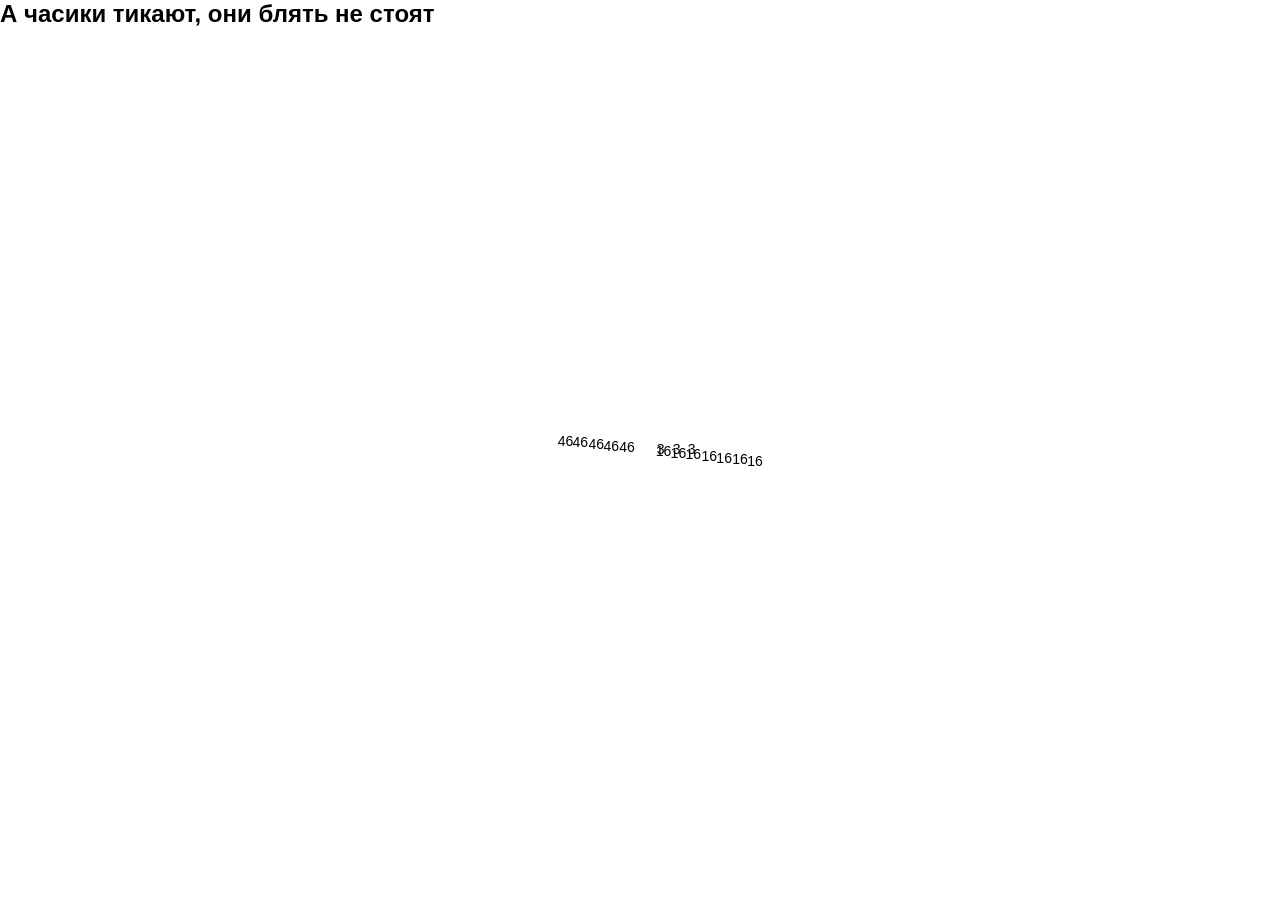
<file: index.html>
<!DOCTYPE html>
<html lang="en">
  <head>
    <meta charset="UTF-8" />
    <meta name="viewport" content="width=device-width, initial-scale=1.0" />
    <title>Document</title>
    <style>
      * {
        margin: 0;
        padding: 0;
        box-sizing: border-box;
        font-family: sans-serif;
      }

      .line {
        position: fixed;
        top: 50%;
        left: 50%;
        translate: -50% -50%;
        width: 5px;
      }

      .line__color {
        height: 50%;
        position: relative;
        z-index: 3;
      }

      .line__color span {
        font-size: 14px;
        line-height: 110%;
        display: block;
      }

      .line--hours {
        height: 116px;
      }

      .line--minutes {
        height: 176px;
      }

      .line--seconds {
        height: 236px;
      }
    </style>
  </head>
  <body>
    <h2>А часики тикают, они блять не стоят</h2>

    <div class="line line--hours">
      <div class="line__color">
        <span>59</span>
        <span>59</span>
        <span>59</span>
      </div>
    </div>

    <div class="line line--minutes">
      <div class="line__color">
        <span>59</span>
        <span>59</span>
        <span>59</span>
        <span>59</span>
        <span>59</span>
      </div>
    </div>

    <div class="line line--seconds">
      <div class="line__color">
        <span>59</span>
        <span>59</span>
        <span>59</span>
        <span>59</span>
        <span>59</span>
        <span>59</span>
        <span>59</span>
      </div>
    </div>

    <script>
      const lineSeconds = document.querySelector(".line--seconds");
      const lineMinutes = document.querySelector(".line--minutes");
      const lineHours = document.querySelector(".line--hours");

      const date = new Date();

      let seconds = date.getSeconds();
      let minutes = date.getMinutes();
      let hours = date.getHours();

      function placeSeconds() {
        let secondsRotate = seconds * 6;
        lineSeconds.style.rotate = `${secondsRotate}deg`;

        lineSeconds.querySelectorAll("span").forEach((item) => {
          item.style.rotate = `-${secondsRotate}deg`;
          item.textContent = seconds;
        });
      }

      function placeMinutes() {
        let minutesRotate = minutes * 6;
        lineMinutes.style.rotate = `${minutesRotate}deg`;

        lineMinutes.querySelectorAll("span").forEach((item) => {
          item.style.rotate = `-${minutesRotate}deg`;
          item.textContent = minutes;
        });
      }

      function placeHours() {
        let hoursRotate = hours * 30;
        lineHours.style.rotate = `${hoursRotate}deg`;

        lineHours.querySelectorAll("span").forEach((item) => {
          item.style.rotate = `-${hoursRotate}deg`;
          item.textContent = hours;
        });
      }

      placeSeconds();
      placeMinutes();
      placeHours();

      setInterval(() => {
        seconds += 1;

        if (seconds === 60) {
          seconds = seconds % 60;
          minutes += 1;
        }

        if (minutes === 60) {
          minutes = minutes % 60;
          hours += 1;
        }

        if (hours === 13) {
          hours = 1;
        }

        placeSeconds();
        placeMinutes();
        placeHours();
      }, 1000);
    </script>
  </body>
</html>
</file>
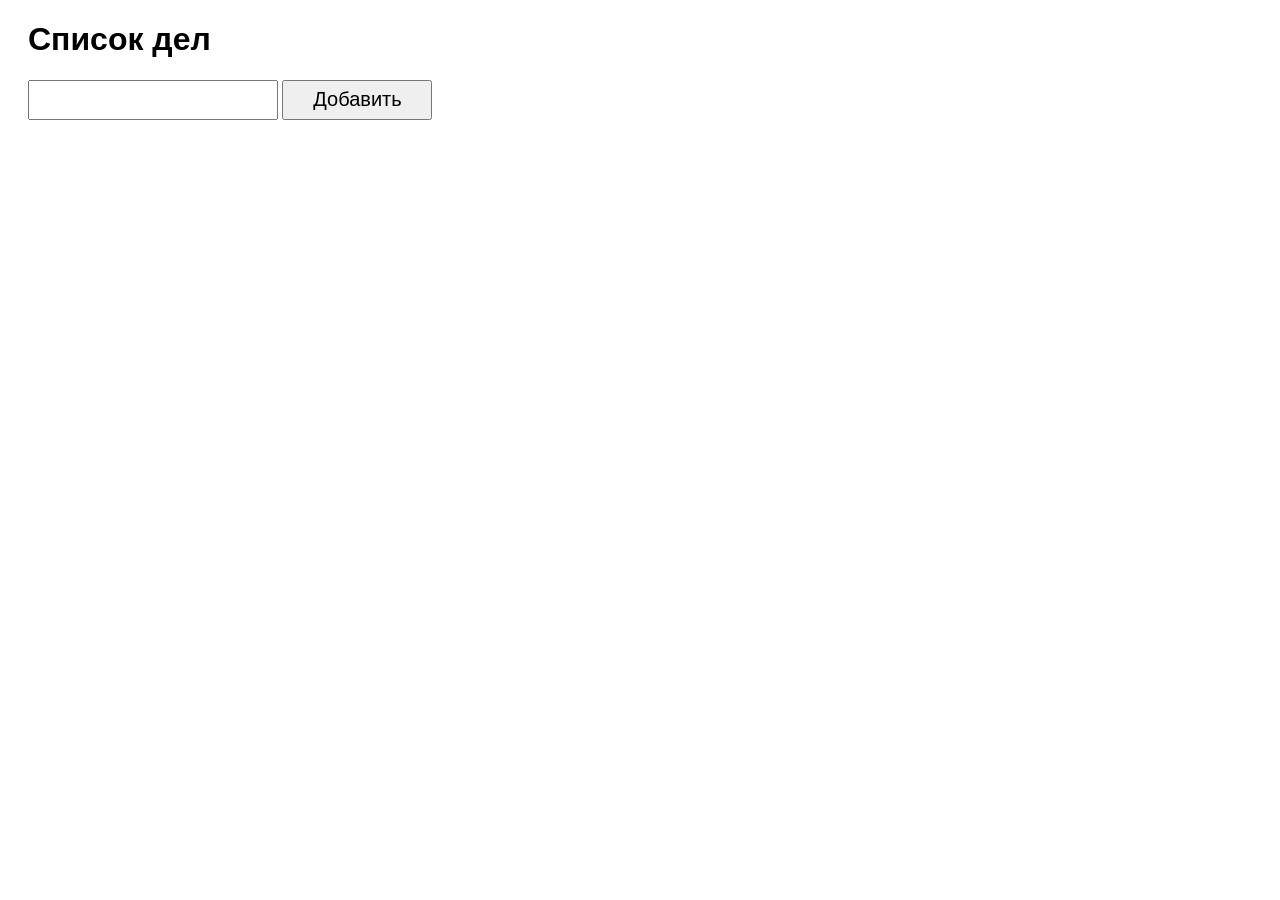
<file: todo/index.html>
<!DOCTYPE html>
<html lang="ru">
<head>
    <meta charset="UTF-8">
    <meta name="viewport" content="width=device-width, initial-scale=1.0">
    <meta http-equiv="X-UA-Compatible" content="ie=edge">
    <title>Document</title>
    <style>
    
    * {
        font-family: sans-serif;
        box-sizing: border-box;
    }
    body {
        padding-left: 20px;
    }
    .add-btn {
        cursor: pointer;
        height: 40px;
        width: 150px;
        font-size: 20px;
    }
    .add-inp {
        height: 40px;
        width: 250px;
        font-size: 20px;
    }
    .list {
        width: 400px;
        list-style: none;
        padding: 0;
    }
    .list-item {
        display: flex;
        font-size: 20px;
        justify-content: space-between;
        cursor: pointer;
        margin-bottom: 10px;
    }
    .list-item-completed span {
        text-decoration: line-through;   
    }
    .list-item div {
        font-size: 30px;
        font-weight: bold;
        color: red;
        cursor: pointer;
    }

    </style>
</head>
<body>
    
    <h1>Список дел</h1>

    <form class="add-form" action="#">
        <input required class="add-inp" type="text">
        <button class="add-btn">Добавить</button>
    </form>
    

    <ul class="list">

    </ul>

    <script src="js/main.js"></script>
</body>
</html>
</file>
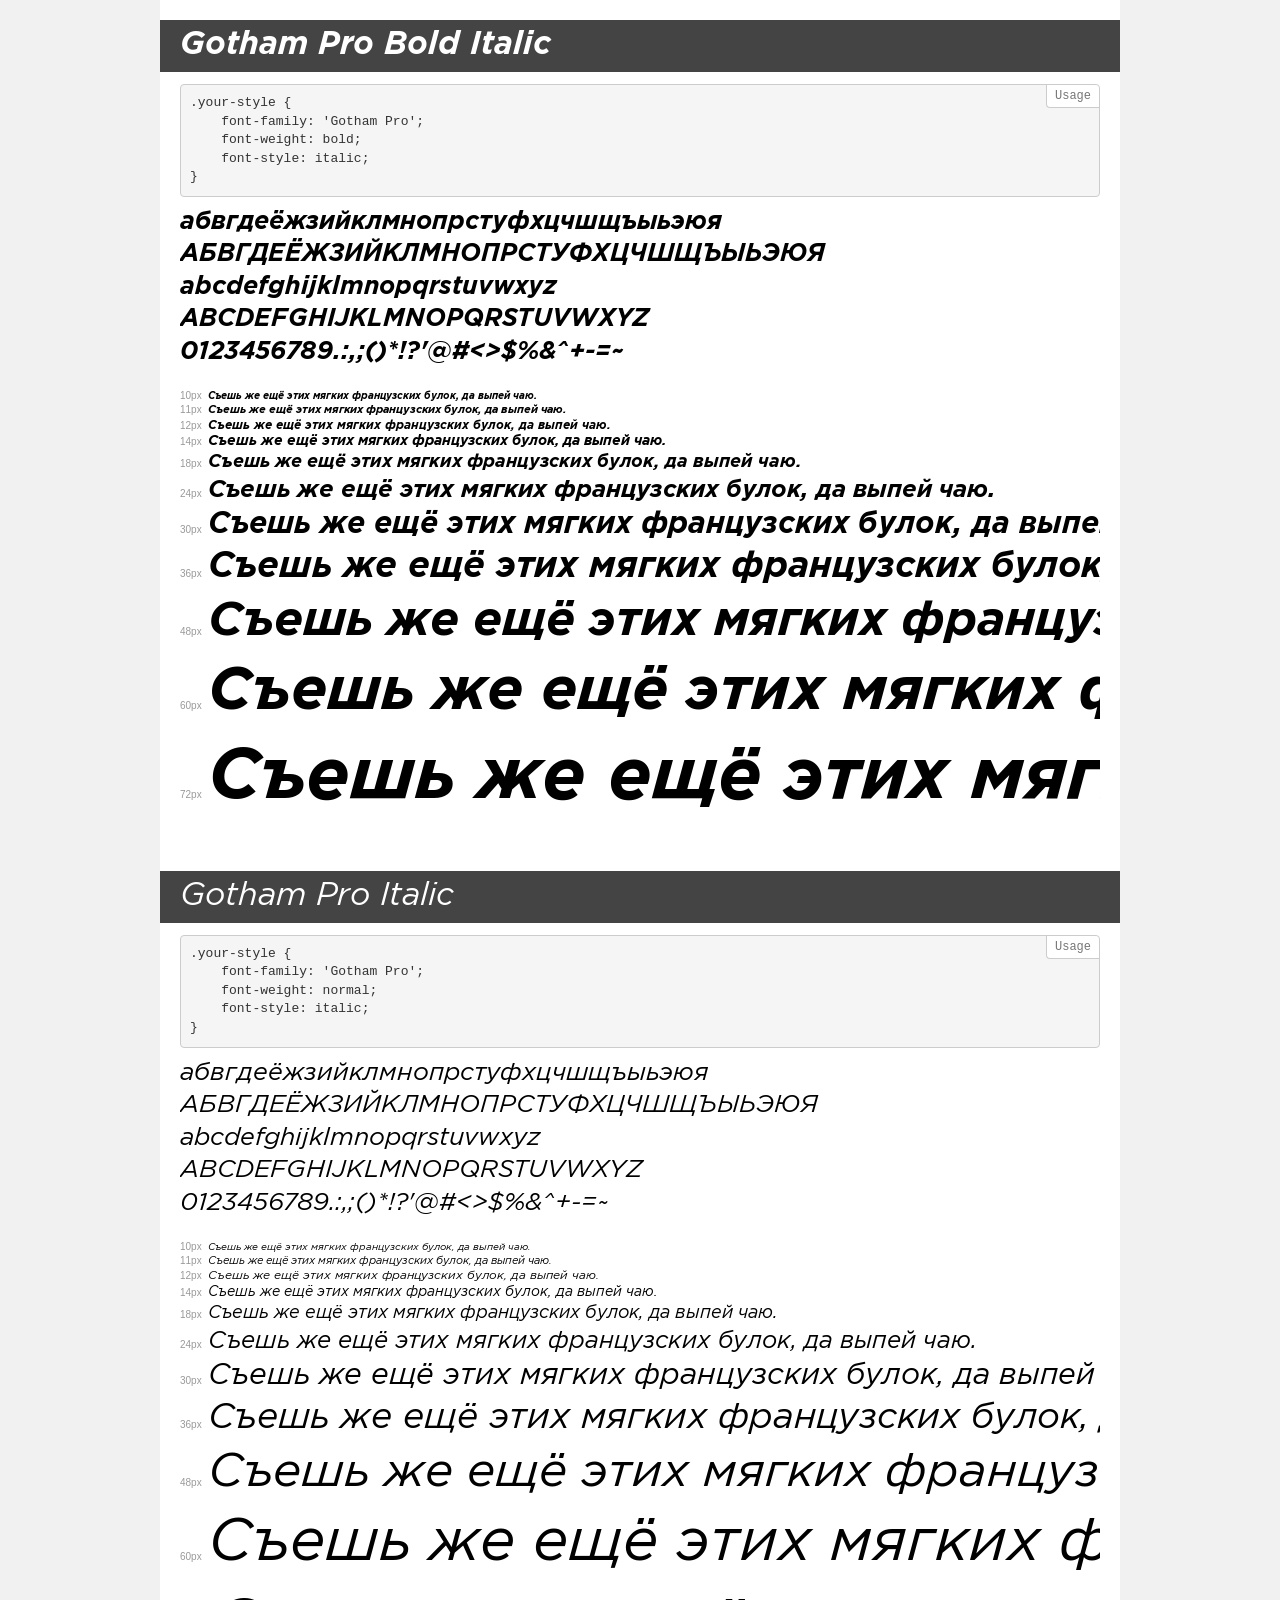
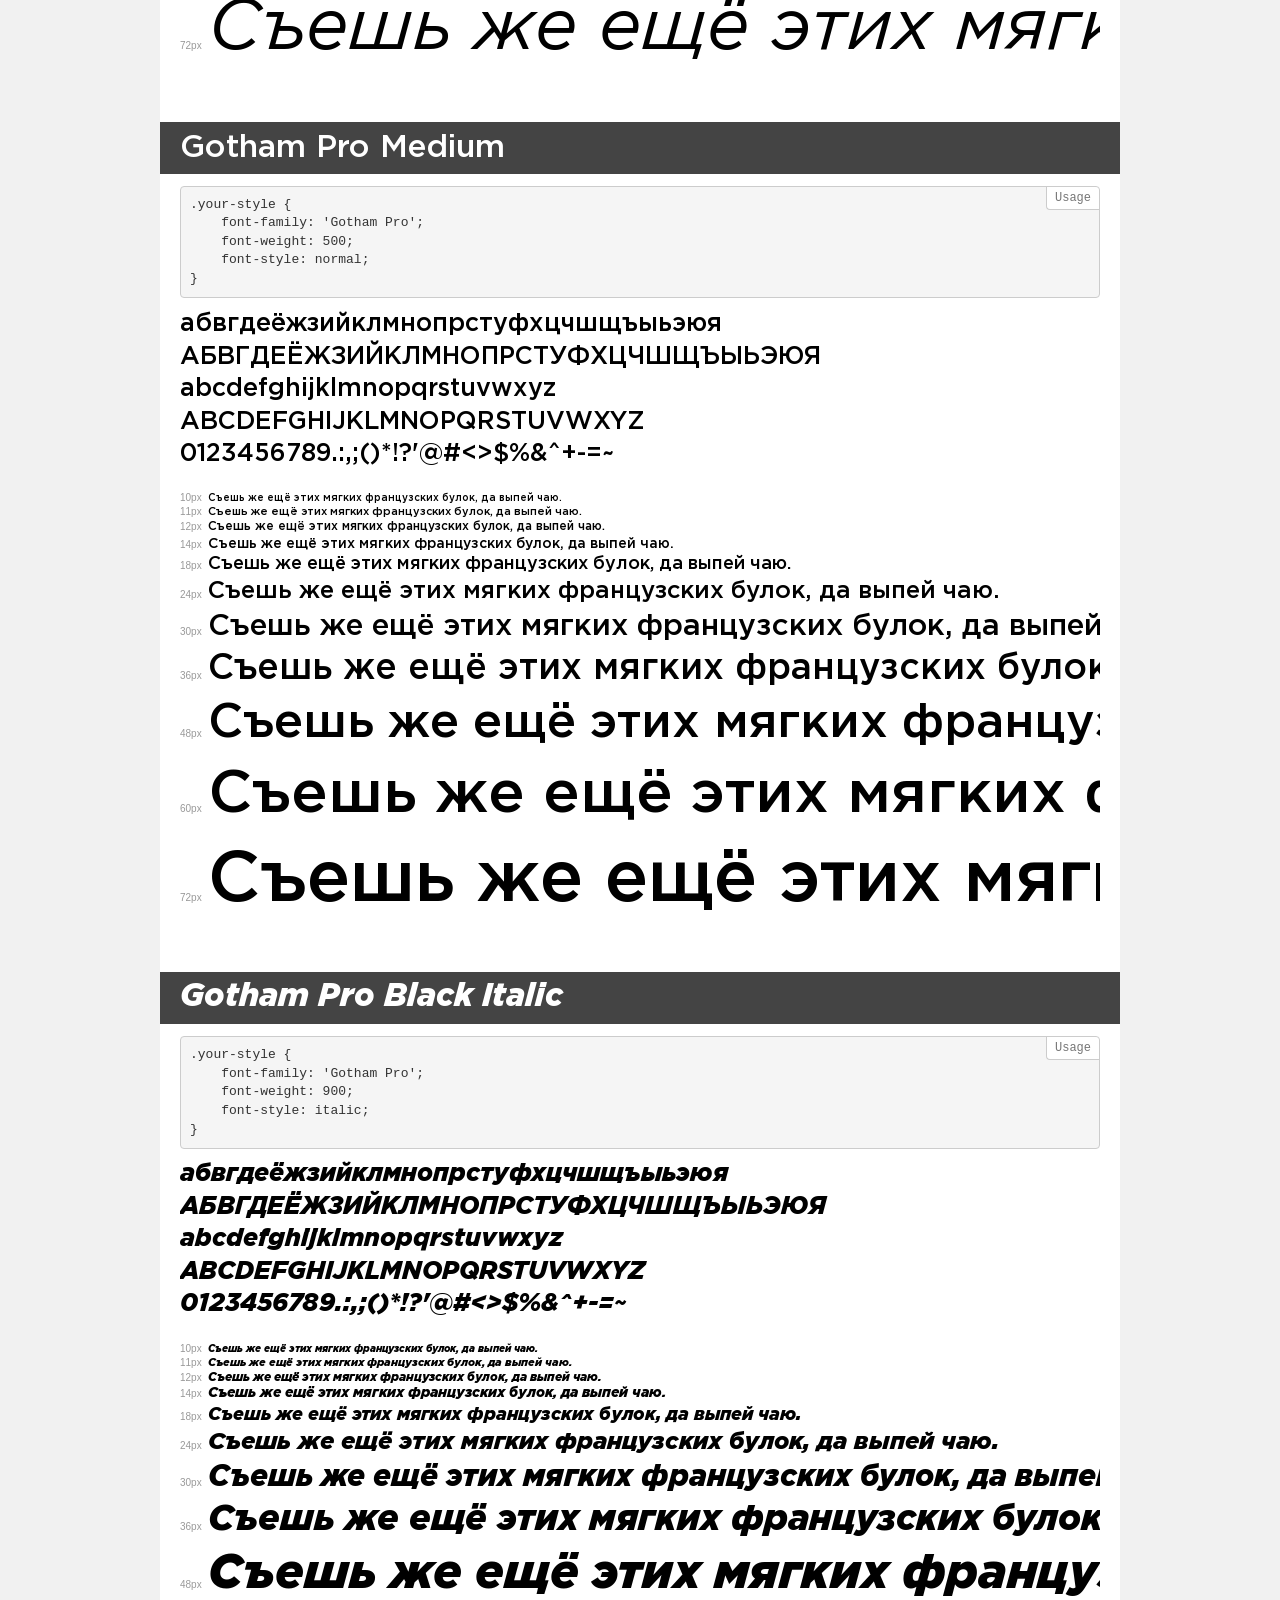
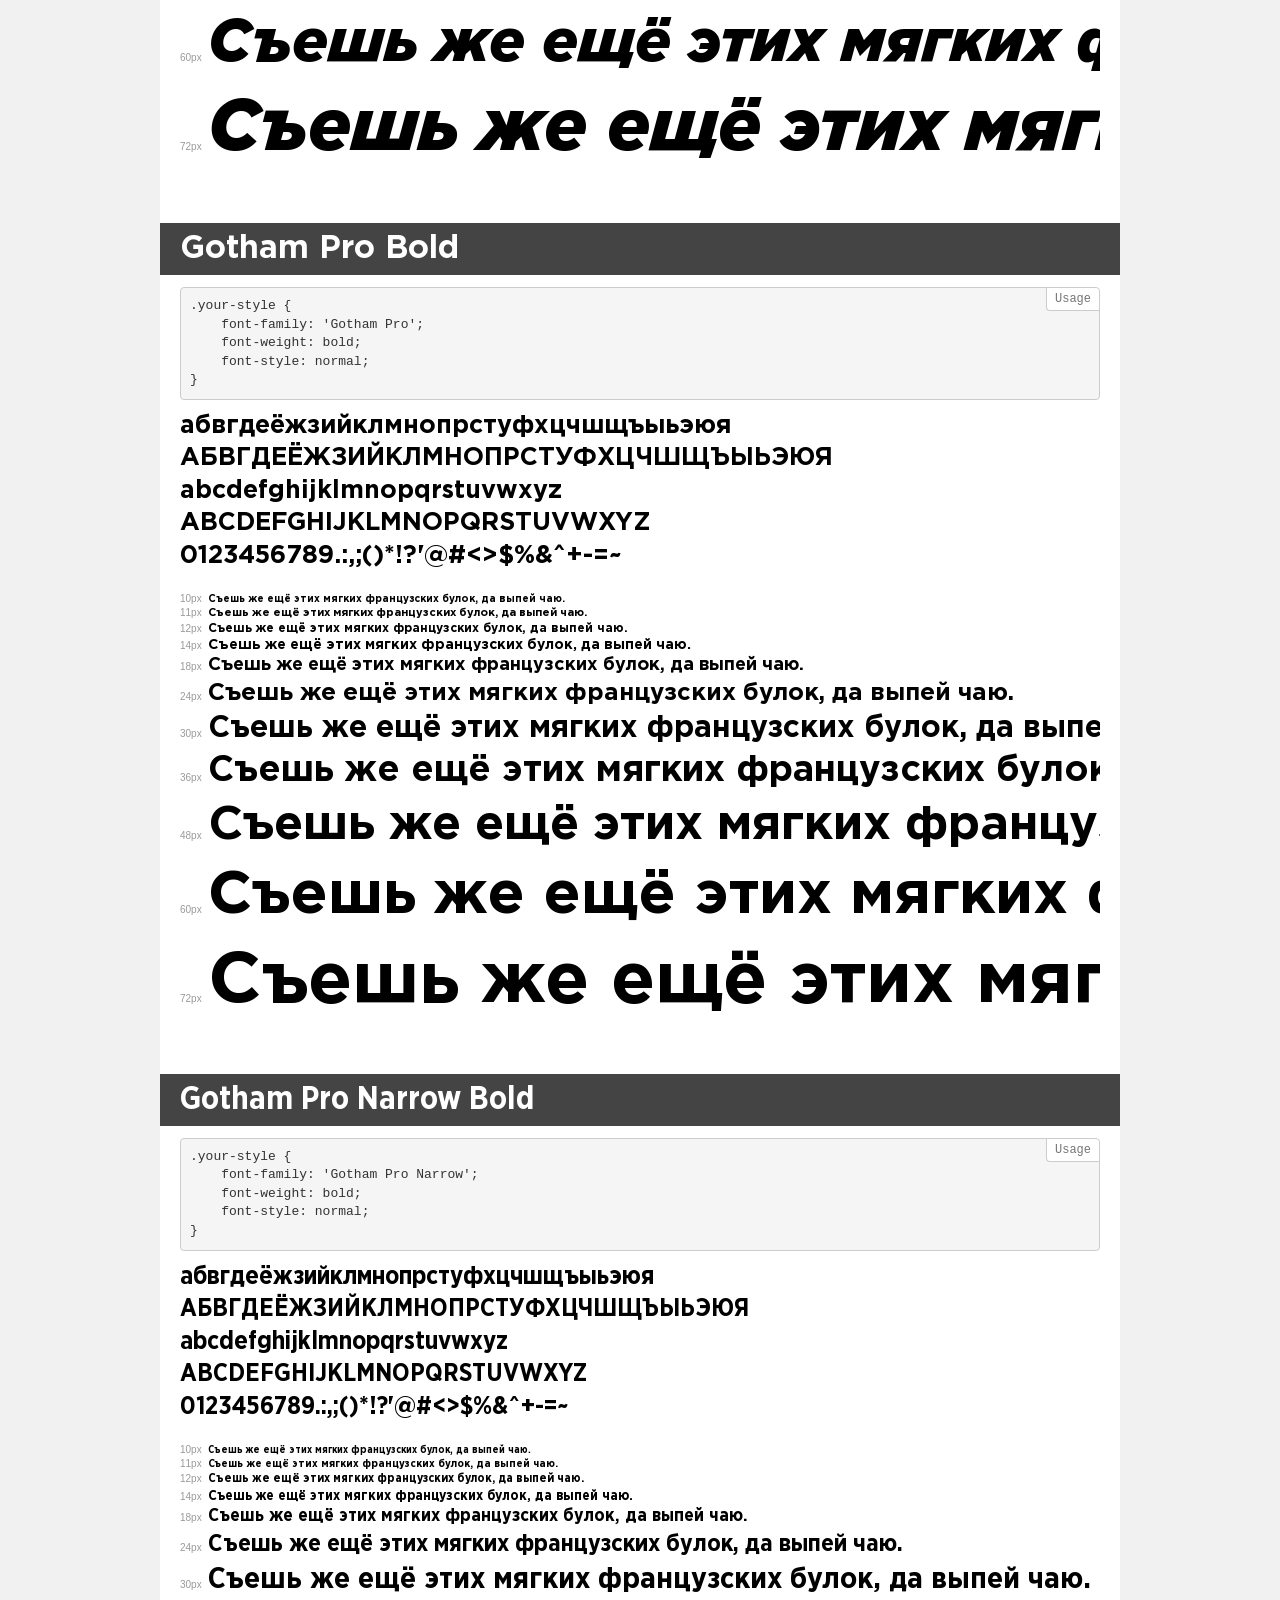
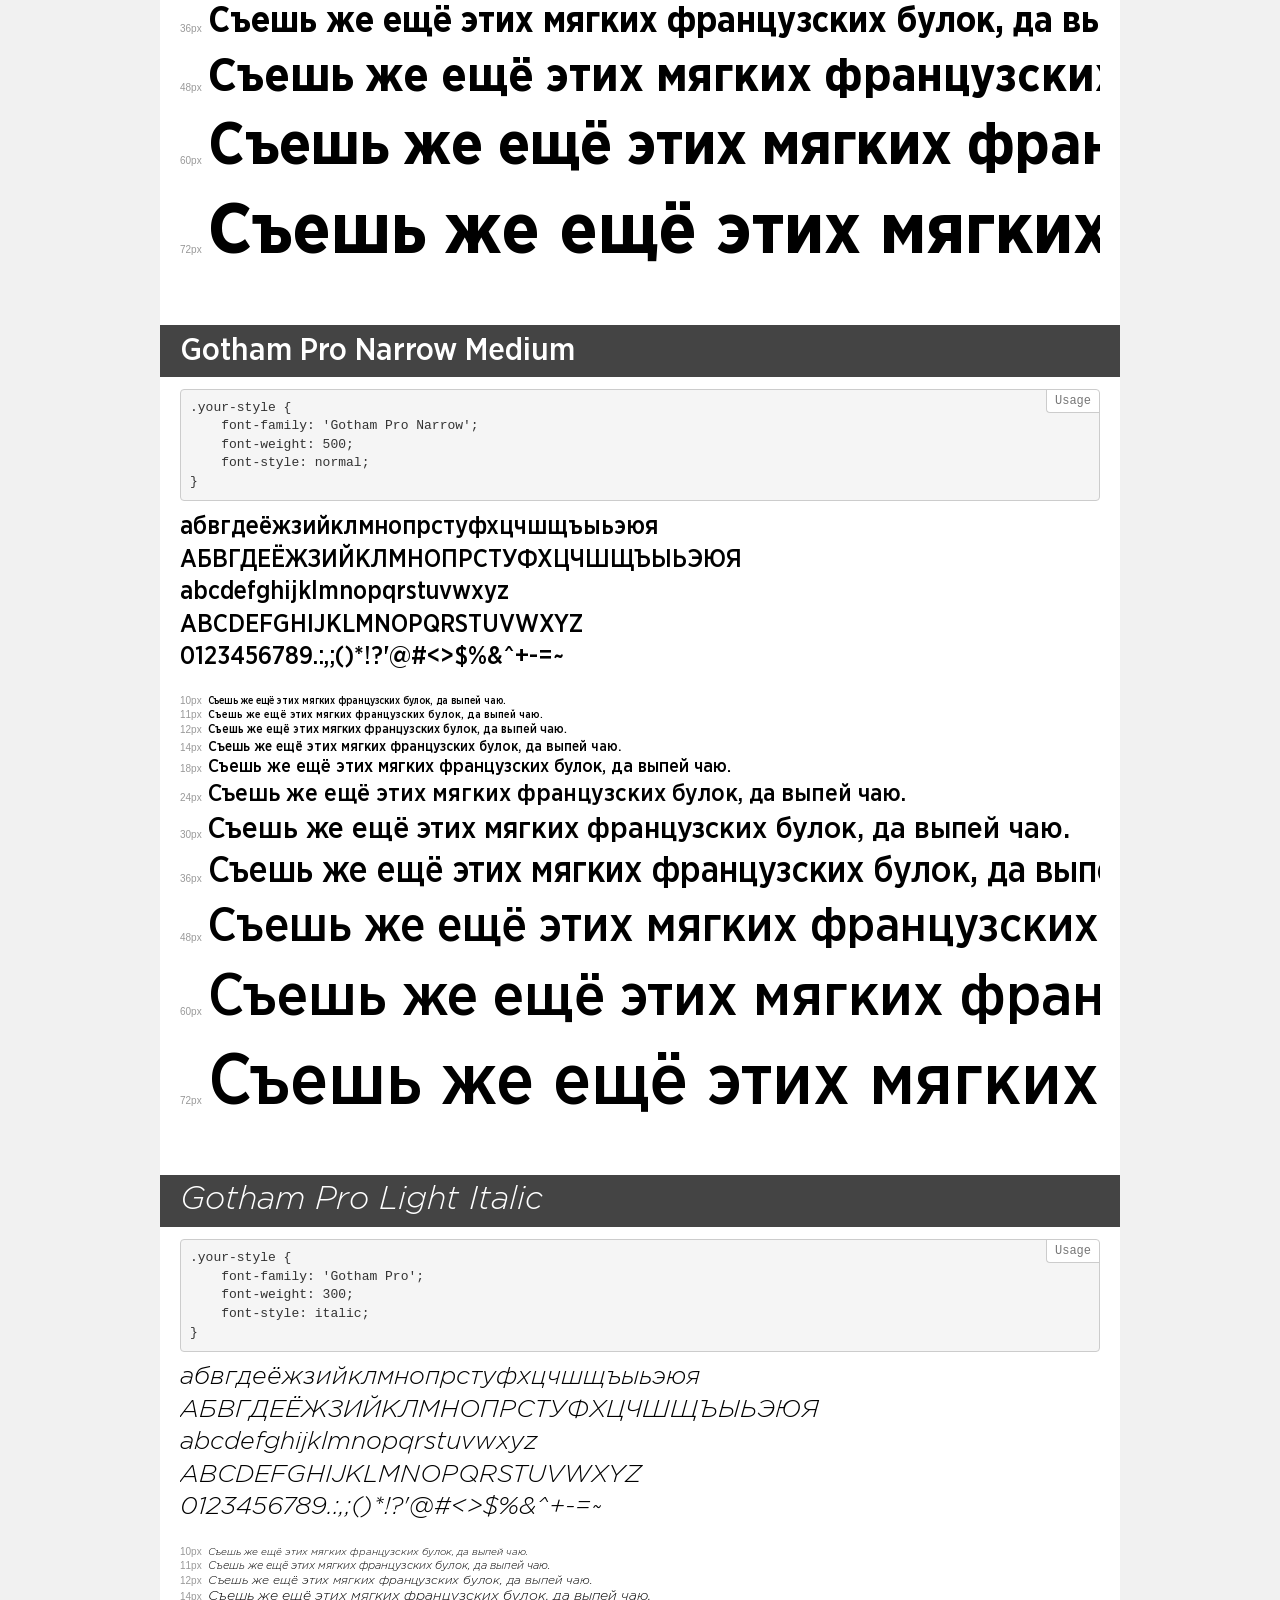
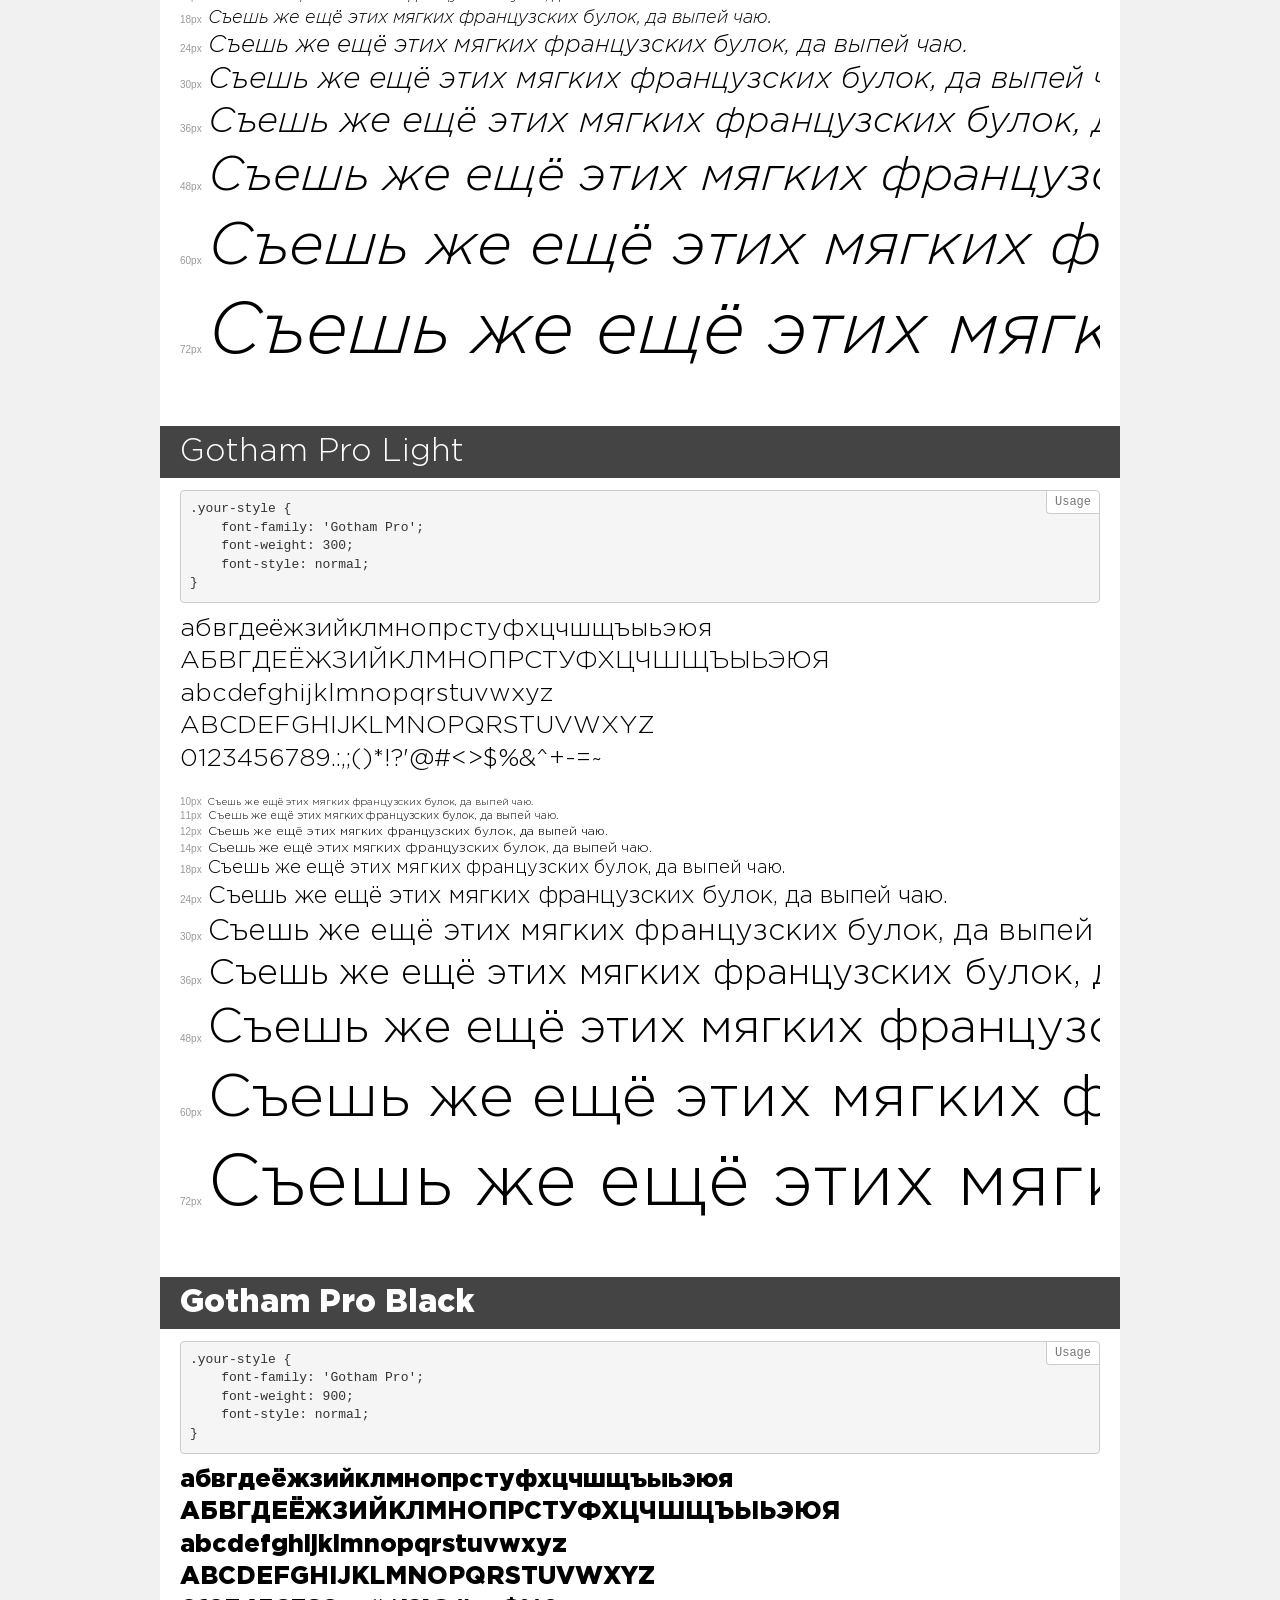
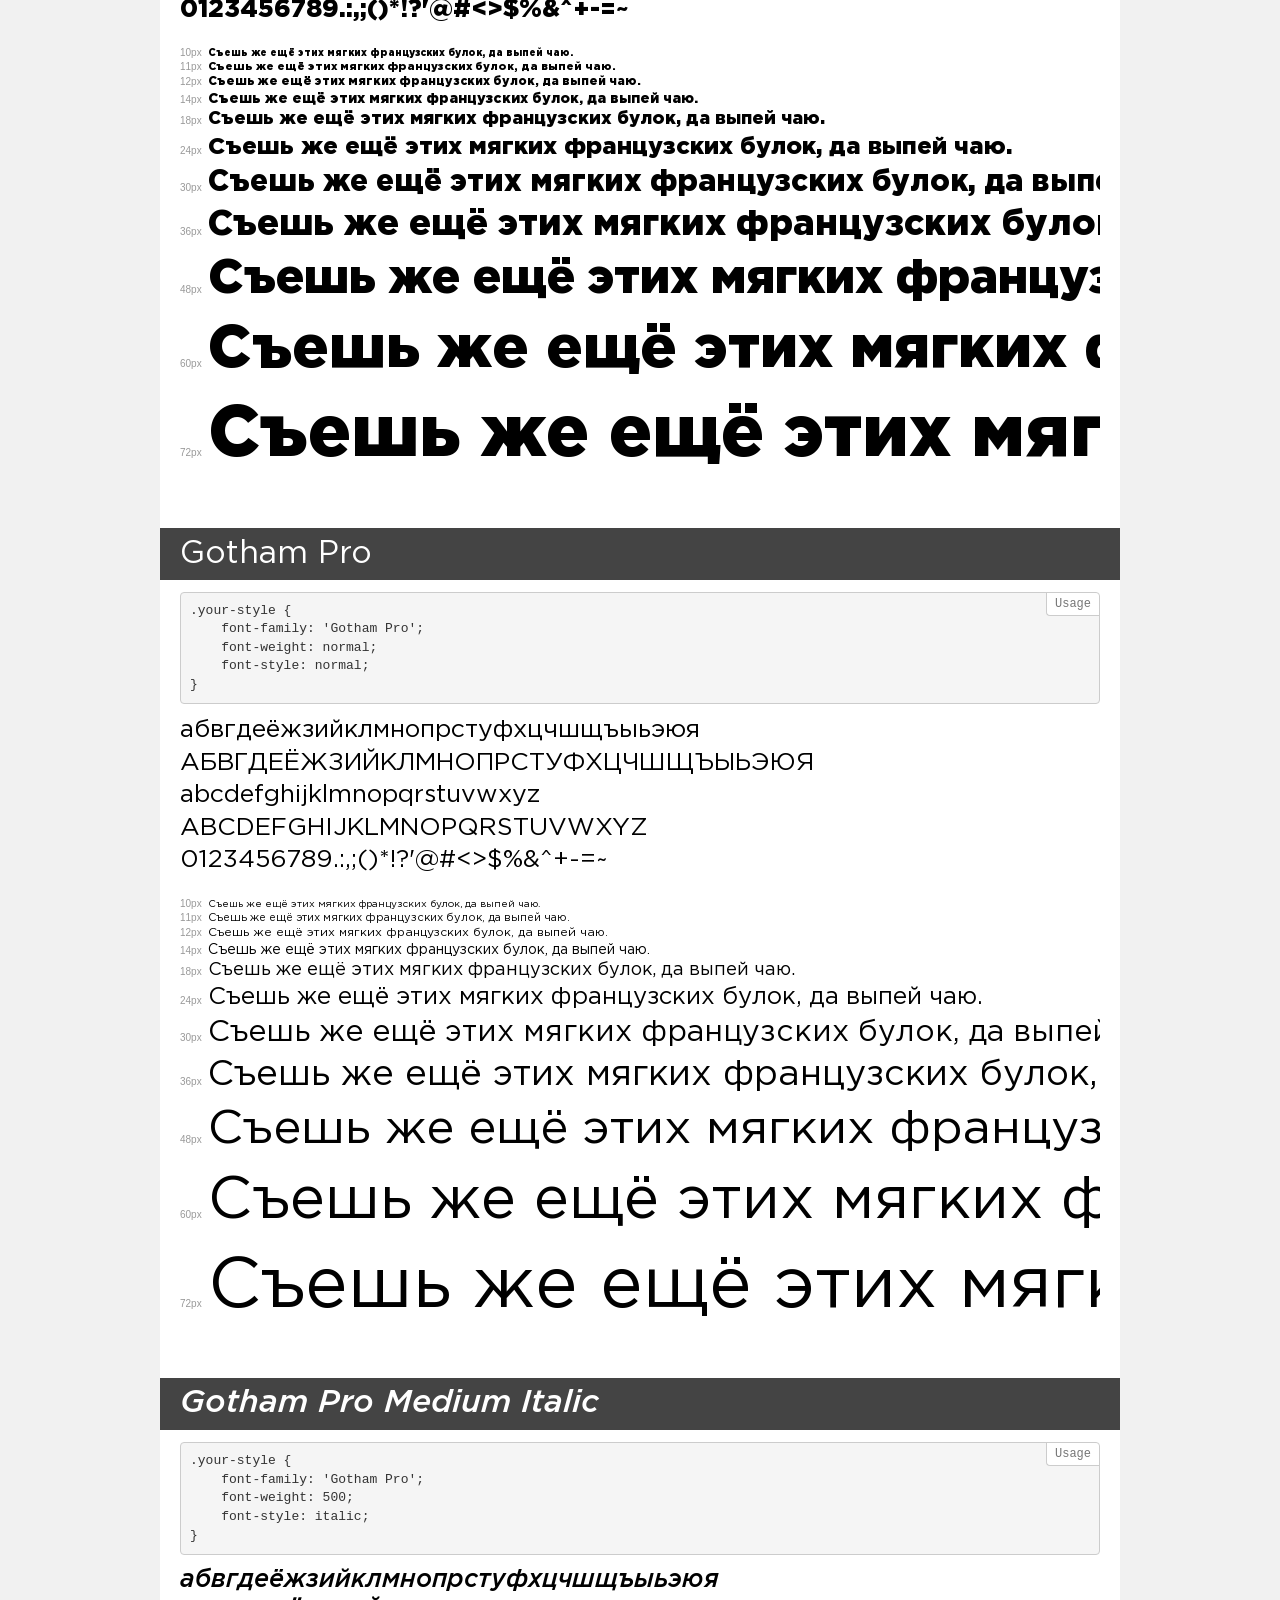
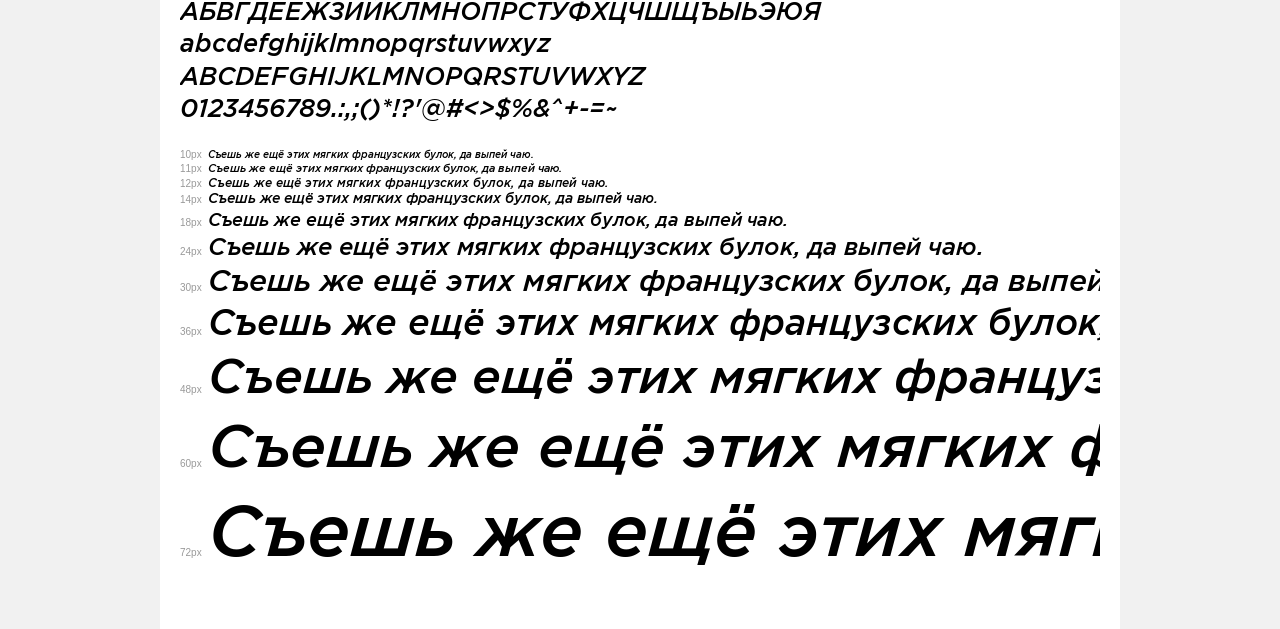
<file: fonts/GothamPro/demo.html>
<!DOCTYPE html>
<html>
<head>
	<meta charset="utf-8">
	<meta http-equiv="X-UA-Compatible" content="IE=edge">
	<meta name="viewport" content="width=device-width, initial-scale=1">
	<meta name="robots" content="noindex, noarchive">
	<title>Transfonter demo</title>
	<link href="stylesheet.css" rel="stylesheet">
	<style>
		/*
		http://meyerweb.com/eric/tools/css/reset/
		v2.0 | 20110126
		License: none (public domain)
		*/
		html, body, div, span, applet, object, iframe,
		h1, h2, h3, h4, h5, h6, p, blockquote, pre,
		a, abbr, acronym, address, big, cite, code,
		del, dfn, em, img, ins, kbd, q, s, samp,
		small, strike, strong, sub, sup, tt, var,
		b, u, i, center,
		dl, dt, dd, ol, ul, li,
		fieldset, form, label, legend,
		table, caption, tbody, tfoot, thead, tr, th, td,
		article, aside, canvas, details, embed,
		figure, figcaption, footer, header, hgroup,
		menu, nav, output, ruby, section, summary,
		time, mark, audio, video {
			margin: 0;
			padding: 0;
			border: 0;
			font-size: 100%;
			font: inherit;
			vertical-align: baseline;
		}
		/* HTML5 display-role reset for older browsers */
		article, aside, details, figcaption, figure,
		footer, header, hgroup, menu, nav, section {
			display: block;
		}
		body {
			line-height: 1;
		}
		ol, ul {
			list-style: none;
		}
		blockquote, q {
			quotes: none;
		}
		blockquote:before, blockquote:after,
		q:before, q:after {
			content: '';
			content: none;
		}
		table {
			border-collapse: collapse;
			border-spacing: 0;
		}
		/* common styles */
		body {
			background: #f1f1f1;
			color: #000;
		}
		.page {
			background: #fff;
			width: 920px;
			margin: 0 auto;
			padding: 20px 20px 0 20px;
			overflow: hidden;
		}
		.font-container {
			overflow-x: auto;
			overflow-y: hidden;
			margin-bottom: 40px;
			line-height: 1.3;
			white-space: nowrap;
			padding-bottom: 5px;
		}
		h1 {
			position: relative;
			background: #444;
			font-size: 32px;
			color: #fff;
			padding: 10px 20px;
			margin: 0 -20px 12px -20px;
		}
		.letters {
			font-size: 25px;
			margin-bottom: 20px;
		}
		.s10:before {
			content: '10px';
		}
		.s11:before {
			content: '11px';
		}
		.s12:before {
			content: '12px';
		}
		.s14:before {
			content: '14px';
		}
		.s18:before {
			content: '18px';
		}
		.s24:before {
			content: '24px';
		}
		.s30:before {
			content: '30px';
		}
		.s36:before {
			content: '36px';
		}
		.s48:before {
			content: '48px';
		}
		.s60:before {
			content: '60px';
		}
		.s72:before {
			content: '72px';
		}
		.s10:before, .s11:before, .s12:before, .s14:before,
		.s18:before, .s24:before, .s30:before, .s36:before,
		.s48:before, .s60:before, .s72:before {
			font-family: Arial, sans-serif;
			font-size: 10px;
			font-weight: normal;
			font-style: normal;
			color: #999;
			padding-right: 6px;
		}
		pre {
			display: block;
			position: relative;
			padding: 9px;
			margin: 0 0 10px;
			font-family: Monaco, Menlo, Consolas, "Courier New", monospace !important;
			font-size: 13px;
			line-height: 1.428571429;
			color: #333;
			font-weight: normal !important;
			font-style: normal !important;
			background-color: #f5f5f5;
			border: 1px solid #ccc;
			overflow-x: auto;
			border-radius: 4px;
		}
		pre:after {
			display: block;
			position: absolute;
			right: 0;
			top: 0;
			content: 'Usage';
			line-height: 1;
			padding: 5px 8px;
			font-size: 12px;
			color: #767676;
			background-color: #fff;
			border: 1px solid #ccc;
			border-right: none;
			border-top: none;
			border-radius: 0 4px 0 4px;
			z-index: 10;
		}
		/* responsive */
		@media (max-width: 959px) {
			.page {
				width: auto;
				margin: 0;
			}
		}
	</style>
</head>
<body>
<div class="page">
	<div class="demo" style="font-family: 'Gotham Pro'; font-weight: bold; font-style: italic;">
		<h1>Gotham Pro Bold Italic</h1>
		<pre>.your-style {
    font-family: 'Gotham Pro';
    font-weight: bold;
    font-style: italic;
}</pre>
		<div class="font-container">
			<p class="letters">
				абвгдеёжзийклмнопрстуфхцчшщъыьэюя <br />
				АБВГДЕЁЖЗИЙКЛМНОПРСТУФХЦЧШЩЪЫЬЭЮЯ <br />
				abcdefghijklmnopqrstuvwxyz <br />
				ABCDEFGHIJKLMNOPQRSTUVWXYZ <br />				0123456789.:,;()*!?'@#<>$%&^+-=~
			</p>
			<p class="s10" style="font-size: 10px;">Съешь же ещё этих мягких французских булок, да выпей чаю.</p>
			<p class="s11" style="font-size: 11px;">Съешь же ещё этих мягких французских булок, да выпей чаю.</p>
			<p class="s12" style="font-size: 12px;">Съешь же ещё этих мягких французских булок, да выпей чаю.</p>
			<p class="s14" style="font-size: 14px;">Съешь же ещё этих мягких французских булок, да выпей чаю.</p>
			<p class="s18" style="font-size: 18px;">Съешь же ещё этих мягких французских булок, да выпей чаю.</p>
			<p class="s24" style="font-size: 24px;">Съешь же ещё этих мягких французских булок, да выпей чаю.</p>
			<p class="s30" style="font-size: 30px;">Съешь же ещё этих мягких французских булок, да выпей чаю.</p>
			<p class="s36" style="font-size: 36px;">Съешь же ещё этих мягких французских булок, да выпей чаю.</p>
			<p class="s48" style="font-size: 48px;">Съешь же ещё этих мягких французских булок, да выпей чаю.</p>
			<p class="s60" style="font-size: 60px;">Съешь же ещё этих мягких французских булок, да выпей чаю.</p>
			<p class="s72" style="font-size: 72px;">Съешь же ещё этих мягких французских булок, да выпей чаю.</p>
		</div>
	</div>
	<div class="demo" style="font-family: 'Gotham Pro'; font-weight: normal; font-style: italic;">
		<h1>Gotham Pro Italic</h1>
		<pre>.your-style {
    font-family: 'Gotham Pro';
    font-weight: normal;
    font-style: italic;
}</pre>
		<div class="font-container">
			<p class="letters">
				абвгдеёжзийклмнопрстуфхцчшщъыьэюя <br />
				АБВГДЕЁЖЗИЙКЛМНОПРСТУФХЦЧШЩЪЫЬЭЮЯ <br />
				abcdefghijklmnopqrstuvwxyz <br />
				ABCDEFGHIJKLMNOPQRSTUVWXYZ <br />				0123456789.:,;()*!?'@#<>$%&^+-=~
			</p>
			<p class="s10" style="font-size: 10px;">Съешь же ещё этих мягких французских булок, да выпей чаю.</p>
			<p class="s11" style="font-size: 11px;">Съешь же ещё этих мягких французских булок, да выпей чаю.</p>
			<p class="s12" style="font-size: 12px;">Съешь же ещё этих мягких французских булок, да выпей чаю.</p>
			<p class="s14" style="font-size: 14px;">Съешь же ещё этих мягких французских булок, да выпей чаю.</p>
			<p class="s18" style="font-size: 18px;">Съешь же ещё этих мягких французских булок, да выпей чаю.</p>
			<p class="s24" style="font-size: 24px;">Съешь же ещё этих мягких французских булок, да выпей чаю.</p>
			<p class="s30" style="font-size: 30px;">Съешь же ещё этих мягких французских булок, да выпей чаю.</p>
			<p class="s36" style="font-size: 36px;">Съешь же ещё этих мягких французских булок, да выпей чаю.</p>
			<p class="s48" style="font-size: 48px;">Съешь же ещё этих мягких французских булок, да выпей чаю.</p>
			<p class="s60" style="font-size: 60px;">Съешь же ещё этих мягких французских булок, да выпей чаю.</p>
			<p class="s72" style="font-size: 72px;">Съешь же ещё этих мягких французских булок, да выпей чаю.</p>
		</div>
	</div>
	<div class="demo" style="font-family: 'Gotham Pro'; font-weight: 500; font-style: normal;">
		<h1>Gotham Pro Medium</h1>
		<pre>.your-style {
    font-family: 'Gotham Pro';
    font-weight: 500;
    font-style: normal;
}</pre>
		<div class="font-container">
			<p class="letters">
				абвгдеёжзийклмнопрстуфхцчшщъыьэюя <br />
				АБВГДЕЁЖЗИЙКЛМНОПРСТУФХЦЧШЩЪЫЬЭЮЯ <br />
				abcdefghijklmnopqrstuvwxyz <br />
				ABCDEFGHIJKLMNOPQRSTUVWXYZ <br />				0123456789.:,;()*!?'@#<>$%&^+-=~
			</p>
			<p class="s10" style="font-size: 10px;">Съешь же ещё этих мягких французских булок, да выпей чаю.</p>
			<p class="s11" style="font-size: 11px;">Съешь же ещё этих мягких французских булок, да выпей чаю.</p>
			<p class="s12" style="font-size: 12px;">Съешь же ещё этих мягких французских булок, да выпей чаю.</p>
			<p class="s14" style="font-size: 14px;">Съешь же ещё этих мягких французских булок, да выпей чаю.</p>
			<p class="s18" style="font-size: 18px;">Съешь же ещё этих мягких французских булок, да выпей чаю.</p>
			<p class="s24" style="font-size: 24px;">Съешь же ещё этих мягких французских булок, да выпей чаю.</p>
			<p class="s30" style="font-size: 30px;">Съешь же ещё этих мягких французских булок, да выпей чаю.</p>
			<p class="s36" style="font-size: 36px;">Съешь же ещё этих мягких французских булок, да выпей чаю.</p>
			<p class="s48" style="font-size: 48px;">Съешь же ещё этих мягких французских булок, да выпей чаю.</p>
			<p class="s60" style="font-size: 60px;">Съешь же ещё этих мягких французских булок, да выпей чаю.</p>
			<p class="s72" style="font-size: 72px;">Съешь же ещё этих мягких французских булок, да выпей чаю.</p>
		</div>
	</div>
	<div class="demo" style="font-family: 'Gotham Pro'; font-weight: 900; font-style: italic;">
		<h1>Gotham Pro Black Italic</h1>
		<pre>.your-style {
    font-family: 'Gotham Pro';
    font-weight: 900;
    font-style: italic;
}</pre>
		<div class="font-container">
			<p class="letters">
				абвгдеёжзийклмнопрстуфхцчшщъыьэюя <br />
				АБВГДЕЁЖЗИЙКЛМНОПРСТУФХЦЧШЩЪЫЬЭЮЯ <br />
				abcdefghijklmnopqrstuvwxyz <br />
				ABCDEFGHIJKLMNOPQRSTUVWXYZ <br />				0123456789.:,;()*!?'@#<>$%&^+-=~
			</p>
			<p class="s10" style="font-size: 10px;">Съешь же ещё этих мягких французских булок, да выпей чаю.</p>
			<p class="s11" style="font-size: 11px;">Съешь же ещё этих мягких французских булок, да выпей чаю.</p>
			<p class="s12" style="font-size: 12px;">Съешь же ещё этих мягких французских булок, да выпей чаю.</p>
			<p class="s14" style="font-size: 14px;">Съешь же ещё этих мягких французских булок, да выпей чаю.</p>
			<p class="s18" style="font-size: 18px;">Съешь же ещё этих мягких французских булок, да выпей чаю.</p>
			<p class="s24" style="font-size: 24px;">Съешь же ещё этих мягких французских булок, да выпей чаю.</p>
			<p class="s30" style="font-size: 30px;">Съешь же ещё этих мягких французских булок, да выпей чаю.</p>
			<p class="s36" style="font-size: 36px;">Съешь же ещё этих мягких французских булок, да выпей чаю.</p>
			<p class="s48" style="font-size: 48px;">Съешь же ещё этих мягких французских булок, да выпей чаю.</p>
			<p class="s60" style="font-size: 60px;">Съешь же ещё этих мягких французских булок, да выпей чаю.</p>
			<p class="s72" style="font-size: 72px;">Съешь же ещё этих мягких французских булок, да выпей чаю.</p>
		</div>
	</div>
	<div class="demo" style="font-family: 'Gotham Pro'; font-weight: bold; font-style: normal;">
		<h1>Gotham Pro Bold</h1>
		<pre>.your-style {
    font-family: 'Gotham Pro';
    font-weight: bold;
    font-style: normal;
}</pre>
		<div class="font-container">
			<p class="letters">
				абвгдеёжзийклмнопрстуфхцчшщъыьэюя <br />
				АБВГДЕЁЖЗИЙКЛМНОПРСТУФХЦЧШЩЪЫЬЭЮЯ <br />
				abcdefghijklmnopqrstuvwxyz <br />
				ABCDEFGHIJKLMNOPQRSTUVWXYZ <br />				0123456789.:,;()*!?'@#<>$%&^+-=~
			</p>
			<p class="s10" style="font-size: 10px;">Съешь же ещё этих мягких французских булок, да выпей чаю.</p>
			<p class="s11" style="font-size: 11px;">Съешь же ещё этих мягких французских булок, да выпей чаю.</p>
			<p class="s12" style="font-size: 12px;">Съешь же ещё этих мягких французских булок, да выпей чаю.</p>
			<p class="s14" style="font-size: 14px;">Съешь же ещё этих мягких французских булок, да выпей чаю.</p>
			<p class="s18" style="font-size: 18px;">Съешь же ещё этих мягких французских булок, да выпей чаю.</p>
			<p class="s24" style="font-size: 24px;">Съешь же ещё этих мягких французских булок, да выпей чаю.</p>
			<p class="s30" style="font-size: 30px;">Съешь же ещё этих мягких французских булок, да выпей чаю.</p>
			<p class="s36" style="font-size: 36px;">Съешь же ещё этих мягких французских булок, да выпей чаю.</p>
			<p class="s48" style="font-size: 48px;">Съешь же ещё этих мягких французских булок, да выпей чаю.</p>
			<p class="s60" style="font-size: 60px;">Съешь же ещё этих мягких французских булок, да выпей чаю.</p>
			<p class="s72" style="font-size: 72px;">Съешь же ещё этих мягких французских булок, да выпей чаю.</p>
		</div>
	</div>
	<div class="demo" style="font-family: 'Gotham Pro Narrow'; font-weight: bold; font-style: normal;">
		<h1>Gotham Pro Narrow Bold</h1>
		<pre>.your-style {
    font-family: 'Gotham Pro Narrow';
    font-weight: bold;
    font-style: normal;
}</pre>
		<div class="font-container">
			<p class="letters">
				абвгдеёжзийклмнопрстуфхцчшщъыьэюя <br />
				АБВГДЕЁЖЗИЙКЛМНОПРСТУФХЦЧШЩЪЫЬЭЮЯ <br />
				abcdefghijklmnopqrstuvwxyz <br />
				ABCDEFGHIJKLMNOPQRSTUVWXYZ <br />				0123456789.:,;()*!?'@#<>$%&^+-=~
			</p>
			<p class="s10" style="font-size: 10px;">Съешь же ещё этих мягких французских булок, да выпей чаю.</p>
			<p class="s11" style="font-size: 11px;">Съешь же ещё этих мягких французских булок, да выпей чаю.</p>
			<p class="s12" style="font-size: 12px;">Съешь же ещё этих мягких французских булок, да выпей чаю.</p>
			<p class="s14" style="font-size: 14px;">Съешь же ещё этих мягких французских булок, да выпей чаю.</p>
			<p class="s18" style="font-size: 18px;">Съешь же ещё этих мягких французских булок, да выпей чаю.</p>
			<p class="s24" style="font-size: 24px;">Съешь же ещё этих мягких французских булок, да выпей чаю.</p>
			<p class="s30" style="font-size: 30px;">Съешь же ещё этих мягких французских булок, да выпей чаю.</p>
			<p class="s36" style="font-size: 36px;">Съешь же ещё этих мягких французских булок, да выпей чаю.</p>
			<p class="s48" style="font-size: 48px;">Съешь же ещё этих мягких французских булок, да выпей чаю.</p>
			<p class="s60" style="font-size: 60px;">Съешь же ещё этих мягких французских булок, да выпей чаю.</p>
			<p class="s72" style="font-size: 72px;">Съешь же ещё этих мягких французских булок, да выпей чаю.</p>
		</div>
	</div>
	<div class="demo" style="font-family: 'Gotham Pro Narrow'; font-weight: 500; font-style: normal;">
		<h1>Gotham Pro Narrow Medium</h1>
		<pre>.your-style {
    font-family: 'Gotham Pro Narrow';
    font-weight: 500;
    font-style: normal;
}</pre>
		<div class="font-container">
			<p class="letters">
				абвгдеёжзийклмнопрстуфхцчшщъыьэюя <br />
				АБВГДЕЁЖЗИЙКЛМНОПРСТУФХЦЧШЩЪЫЬЭЮЯ <br />
				abcdefghijklmnopqrstuvwxyz <br />
				ABCDEFGHIJKLMNOPQRSTUVWXYZ <br />				0123456789.:,;()*!?'@#<>$%&^+-=~
			</p>
			<p class="s10" style="font-size: 10px;">Съешь же ещё этих мягких французских булок, да выпей чаю.</p>
			<p class="s11" style="font-size: 11px;">Съешь же ещё этих мягких французских булок, да выпей чаю.</p>
			<p class="s12" style="font-size: 12px;">Съешь же ещё этих мягких французских булок, да выпей чаю.</p>
			<p class="s14" style="font-size: 14px;">Съешь же ещё этих мягких французских булок, да выпей чаю.</p>
			<p class="s18" style="font-size: 18px;">Съешь же ещё этих мягких французских булок, да выпей чаю.</p>
			<p class="s24" style="font-size: 24px;">Съешь же ещё этих мягких французских булок, да выпей чаю.</p>
			<p class="s30" style="font-size: 30px;">Съешь же ещё этих мягких французских булок, да выпей чаю.</p>
			<p class="s36" style="font-size: 36px;">Съешь же ещё этих мягких французских булок, да выпей чаю.</p>
			<p class="s48" style="font-size: 48px;">Съешь же ещё этих мягких французских булок, да выпей чаю.</p>
			<p class="s60" style="font-size: 60px;">Съешь же ещё этих мягких французских булок, да выпей чаю.</p>
			<p class="s72" style="font-size: 72px;">Съешь же ещё этих мягких французских булок, да выпей чаю.</p>
		</div>
	</div>
	<div class="demo" style="font-family: 'Gotham Pro'; font-weight: 300; font-style: italic;">
		<h1>Gotham Pro Light Italic</h1>
		<pre>.your-style {
    font-family: 'Gotham Pro';
    font-weight: 300;
    font-style: italic;
}</pre>
		<div class="font-container">
			<p class="letters">
				абвгдеёжзийклмнопрстуфхцчшщъыьэюя <br />
				АБВГДЕЁЖЗИЙКЛМНОПРСТУФХЦЧШЩЪЫЬЭЮЯ <br />
				abcdefghijklmnopqrstuvwxyz <br />
				ABCDEFGHIJKLMNOPQRSTUVWXYZ <br />				0123456789.:,;()*!?'@#<>$%&^+-=~
			</p>
			<p class="s10" style="font-size: 10px;">Съешь же ещё этих мягких французских булок, да выпей чаю.</p>
			<p class="s11" style="font-size: 11px;">Съешь же ещё этих мягких французских булок, да выпей чаю.</p>
			<p class="s12" style="font-size: 12px;">Съешь же ещё этих мягких французских булок, да выпей чаю.</p>
			<p class="s14" style="font-size: 14px;">Съешь же ещё этих мягких французских булок, да выпей чаю.</p>
			<p class="s18" style="font-size: 18px;">Съешь же ещё этих мягких французских булок, да выпей чаю.</p>
			<p class="s24" style="font-size: 24px;">Съешь же ещё этих мягких французских булок, да выпей чаю.</p>
			<p class="s30" style="font-size: 30px;">Съешь же ещё этих мягких французских булок, да выпей чаю.</p>
			<p class="s36" style="font-size: 36px;">Съешь же ещё этих мягких французских булок, да выпей чаю.</p>
			<p class="s48" style="font-size: 48px;">Съешь же ещё этих мягких французских булок, да выпей чаю.</p>
			<p class="s60" style="font-size: 60px;">Съешь же ещё этих мягких французских булок, да выпей чаю.</p>
			<p class="s72" style="font-size: 72px;">Съешь же ещё этих мягких французских булок, да выпей чаю.</p>
		</div>
	</div>
	<div class="demo" style="font-family: 'Gotham Pro'; font-weight: 300; font-style: normal;">
		<h1>Gotham Pro Light</h1>
		<pre>.your-style {
    font-family: 'Gotham Pro';
    font-weight: 300;
    font-style: normal;
}</pre>
		<div class="font-container">
			<p class="letters">
				абвгдеёжзийклмнопрстуфхцчшщъыьэюя <br />
				АБВГДЕЁЖЗИЙКЛМНОПРСТУФХЦЧШЩЪЫЬЭЮЯ <br />
				abcdefghijklmnopqrstuvwxyz <br />
				ABCDEFGHIJKLMNOPQRSTUVWXYZ <br />				0123456789.:,;()*!?'@#<>$%&^+-=~
			</p>
			<p class="s10" style="font-size: 10px;">Съешь же ещё этих мягких французских булок, да выпей чаю.</p>
			<p class="s11" style="font-size: 11px;">Съешь же ещё этих мягких французских булок, да выпей чаю.</p>
			<p class="s12" style="font-size: 12px;">Съешь же ещё этих мягких французских булок, да выпей чаю.</p>
			<p class="s14" style="font-size: 14px;">Съешь же ещё этих мягких французских булок, да выпей чаю.</p>
			<p class="s18" style="font-size: 18px;">Съешь же ещё этих мягких французских булок, да выпей чаю.</p>
			<p class="s24" style="font-size: 24px;">Съешь же ещё этих мягких французских булок, да выпей чаю.</p>
			<p class="s30" style="font-size: 30px;">Съешь же ещё этих мягких французских булок, да выпей чаю.</p>
			<p class="s36" style="font-size: 36px;">Съешь же ещё этих мягких французских булок, да выпей чаю.</p>
			<p class="s48" style="font-size: 48px;">Съешь же ещё этих мягких французских булок, да выпей чаю.</p>
			<p class="s60" style="font-size: 60px;">Съешь же ещё этих мягких французских булок, да выпей чаю.</p>
			<p class="s72" style="font-size: 72px;">Съешь же ещё этих мягких французских булок, да выпей чаю.</p>
		</div>
	</div>
	<div class="demo" style="font-family: 'Gotham Pro'; font-weight: 900; font-style: normal;">
		<h1>Gotham Pro Black</h1>
		<pre>.your-style {
    font-family: 'Gotham Pro';
    font-weight: 900;
    font-style: normal;
}</pre>
		<div class="font-container">
			<p class="letters">
				абвгдеёжзийклмнопрстуфхцчшщъыьэюя <br />
				АБВГДЕЁЖЗИЙКЛМНОПРСТУФХЦЧШЩЪЫЬЭЮЯ <br />
				abcdefghijklmnopqrstuvwxyz <br />
				ABCDEFGHIJKLMNOPQRSTUVWXYZ <br />				0123456789.:,;()*!?'@#<>$%&^+-=~
			</p>
			<p class="s10" style="font-size: 10px;">Съешь же ещё этих мягких французских булок, да выпей чаю.</p>
			<p class="s11" style="font-size: 11px;">Съешь же ещё этих мягких французских булок, да выпей чаю.</p>
			<p class="s12" style="font-size: 12px;">Съешь же ещё этих мягких французских булок, да выпей чаю.</p>
			<p class="s14" style="font-size: 14px;">Съешь же ещё этих мягких французских булок, да выпей чаю.</p>
			<p class="s18" style="font-size: 18px;">Съешь же ещё этих мягких французских булок, да выпей чаю.</p>
			<p class="s24" style="font-size: 24px;">Съешь же ещё этих мягких французских булок, да выпей чаю.</p>
			<p class="s30" style="font-size: 30px;">Съешь же ещё этих мягких французских булок, да выпей чаю.</p>
			<p class="s36" style="font-size: 36px;">Съешь же ещё этих мягких французских булок, да выпей чаю.</p>
			<p class="s48" style="font-size: 48px;">Съешь же ещё этих мягких французских булок, да выпей чаю.</p>
			<p class="s60" style="font-size: 60px;">Съешь же ещё этих мягких французских булок, да выпей чаю.</p>
			<p class="s72" style="font-size: 72px;">Съешь же ещё этих мягких французских булок, да выпей чаю.</p>
		</div>
	</div>
	<div class="demo" style="font-family: 'Gotham Pro'; font-weight: normal; font-style: normal;">
		<h1>Gotham Pro</h1>
		<pre>.your-style {
    font-family: 'Gotham Pro';
    font-weight: normal;
    font-style: normal;
}</pre>
		<div class="font-container">
			<p class="letters">
				абвгдеёжзийклмнопрстуфхцчшщъыьэюя <br />
				АБВГДЕЁЖЗИЙКЛМНОПРСТУФХЦЧШЩЪЫЬЭЮЯ <br />
				abcdefghijklmnopqrstuvwxyz <br />
				ABCDEFGHIJKLMNOPQRSTUVWXYZ <br />				0123456789.:,;()*!?'@#<>$%&^+-=~
			</p>
			<p class="s10" style="font-size: 10px;">Съешь же ещё этих мягких французских булок, да выпей чаю.</p>
			<p class="s11" style="font-size: 11px;">Съешь же ещё этих мягких французских булок, да выпей чаю.</p>
			<p class="s12" style="font-size: 12px;">Съешь же ещё этих мягких французских булок, да выпей чаю.</p>
			<p class="s14" style="font-size: 14px;">Съешь же ещё этих мягких французских булок, да выпей чаю.</p>
			<p class="s18" style="font-size: 18px;">Съешь же ещё этих мягких французских булок, да выпей чаю.</p>
			<p class="s24" style="font-size: 24px;">Съешь же ещё этих мягких французских булок, да выпей чаю.</p>
			<p class="s30" style="font-size: 30px;">Съешь же ещё этих мягких французских булок, да выпей чаю.</p>
			<p class="s36" style="font-size: 36px;">Съешь же ещё этих мягких французских булок, да выпей чаю.</p>
			<p class="s48" style="font-size: 48px;">Съешь же ещё этих мягких французских булок, да выпей чаю.</p>
			<p class="s60" style="font-size: 60px;">Съешь же ещё этих мягких французских булок, да выпей чаю.</p>
			<p class="s72" style="font-size: 72px;">Съешь же ещё этих мягких французских булок, да выпей чаю.</p>
		</div>
	</div>
	<div class="demo" style="font-family: 'Gotham Pro'; font-weight: 500; font-style: italic;">
		<h1>Gotham Pro Medium Italic</h1>
		<pre>.your-style {
    font-family: 'Gotham Pro';
    font-weight: 500;
    font-style: italic;
}</pre>
		<div class="font-container">
			<p class="letters">
				абвгдеёжзийклмнопрстуфхцчшщъыьэюя <br />
				АБВГДЕЁЖЗИЙКЛМНОПРСТУФХЦЧШЩЪЫЬЭЮЯ <br />
				abcdefghijklmnopqrstuvwxyz <br />
				ABCDEFGHIJKLMNOPQRSTUVWXYZ <br />				0123456789.:,;()*!?'@#<>$%&^+-=~
			</p>
			<p class="s10" style="font-size: 10px;">Съешь же ещё этих мягких французских булок, да выпей чаю.</p>
			<p class="s11" style="font-size: 11px;">Съешь же ещё этих мягких французских булок, да выпей чаю.</p>
			<p class="s12" style="font-size: 12px;">Съешь же ещё этих мягких французских булок, да выпей чаю.</p>
			<p class="s14" style="font-size: 14px;">Съешь же ещё этих мягких французских булок, да выпей чаю.</p>
			<p class="s18" style="font-size: 18px;">Съешь же ещё этих мягких французских булок, да выпей чаю.</p>
			<p class="s24" style="font-size: 24px;">Съешь же ещё этих мягких французских булок, да выпей чаю.</p>
			<p class="s30" style="font-size: 30px;">Съешь же ещё этих мягких французских булок, да выпей чаю.</p>
			<p class="s36" style="font-size: 36px;">Съешь же ещё этих мягких французских булок, да выпей чаю.</p>
			<p class="s48" style="font-size: 48px;">Съешь же ещё этих мягких французских булок, да выпей чаю.</p>
			<p class="s60" style="font-size: 60px;">Съешь же ещё этих мягких французских булок, да выпей чаю.</p>
			<p class="s72" style="font-size: 72px;">Съешь же ещё этих мягких французских булок, да выпей чаю.</p>
		</div>
	</div>
</div>
</body>
</html>
</file>
<file: fonts/GothamPro/stylesheet.css>
/* This stylesheet generated by Transfonter (https://transfonter.org) on June 26, 2017 12:11 PM */

@font-face {
	font-family: 'Gotham Pro';
	src: url('GothamPro-BoldItalic.eot');
	src: local('Gotham Pro Bold Italic'), local('GothamPro-BoldItalic'),
		url('GothamPro-BoldItalic.eot?#iefix') format('embedded-opentype'),
		url('GothamPro-BoldItalic.woff') format('woff'),
		url('GothamPro-BoldItalic.ttf') format('truetype');
	font-weight: bold;
	font-style: italic;
}

@font-face {
	font-family: 'Gotham Pro';
	src: url('GothamPro-Italic.eot');
	src: local('Gotham Pro Italic'), local('GothamPro-Italic'),
		url('GothamPro-Italic.eot?#iefix') format('embedded-opentype'),
		url('GothamPro-Italic.woff') format('woff'),
		url('GothamPro-Italic.ttf') format('truetype');
	font-weight: normal;
	font-style: italic;
}

@font-face {
	font-family: 'Gotham Pro';
	src: url('GothamPro-Medium.eot');
	src: local('Gotham Pro Medium'), local('GothamPro-Medium'),
		url('GothamPro-Medium.eot?#iefix') format('embedded-opentype'),
		url('GothamPro-Medium.woff') format('woff'),
		url('GothamPro-Medium.ttf') format('truetype');
	font-weight: 500;
	font-style: normal;
}

@font-face {
	font-family: 'Gotham Pro';
	src: url('GothamPro-BlackItalic.eot');
	src: local('Gotham Pro Black Italic'), local('GothamPro-BlackItalic'),
		url('GothamPro-BlackItalic.eot?#iefix') format('embedded-opentype'),
		url('GothamPro-BlackItalic.woff') format('woff'),
		url('GothamPro-BlackItalic.ttf') format('truetype');
	font-weight: 900;
	font-style: italic;
}

@font-face {
	font-family: 'Gotham Pro';
	src: url('GothamPro-Bold.eot');
	src: local('Gotham Pro Bold'), local('GothamPro-Bold'),
		url('GothamPro-Bold.eot?#iefix') format('embedded-opentype'),
		url('GothamPro-Bold.woff') format('woff'),
		url('GothamPro-Bold.ttf') format('truetype');
	font-weight: bold;
	font-style: normal;
}

@font-face {
	font-family: 'Gotham Pro Narrow';
	src: url('GothamProNarrow-Bold.eot');
	src: local('Gotham Pro Narrow Bold'), local('GothamProNarrow-Bold'),
		url('GothamProNarrow-Bold.eot?#iefix') format('embedded-opentype'),
		url('GothamProNarrow-Bold.woff') format('woff'),
		url('GothamProNarrow-Bold.ttf') format('truetype');
	font-weight: bold;
	font-style: normal;
}

@font-face {
	font-family: 'Gotham Pro Narrow';
	src: url('GothamProNarrow-Medium.eot');
	src: local('Gotham Pro Narrow Medium'), local('GothamProNarrow-Medium'),
		url('GothamProNarrow-Medium.eot?#iefix') format('embedded-opentype'),
		url('GothamProNarrow-Medium.woff') format('woff'),
		url('GothamProNarrow-Medium.ttf') format('truetype');
	font-weight: 500;
	font-style: normal;
}

@font-face {
	font-family: 'Gotham Pro';
	src: url('GothamPro-LightItalic.eot');
	src: local('Gotham Pro Light Italic'), local('GothamPro-LightItalic'),
		url('GothamPro-LightItalic.eot?#iefix') format('embedded-opentype'),
		url('GothamPro-LightItalic.woff') format('woff'),
		url('GothamPro-LightItalic.ttf') format('truetype');
	font-weight: 300;
	font-style: italic;
}

@font-face {
	font-family: 'Gotham Pro';
	src: url('GothamPro-Light.eot');
	src: local('Gotham Pro Light'), local('GothamPro-Light'),
		url('GothamPro-Light.eot?#iefix') format('embedded-opentype'),
		url('GothamPro-Light.woff') format('woff'),
		url('GothamPro-Light.ttf') format('truetype');
	font-weight: 300;
	font-style: normal;
}

@font-face {
	font-family: 'Gotham Pro';
	src: url('GothamPro-Black.eot');
	src: local('Gotham Pro Black'), local('GothamPro-Black'),
		url('GothamPro-Black.eot?#iefix') format('embedded-opentype'),
		url('GothamPro-Black.woff') format('woff'),
		url('GothamPro-Black.ttf') format('truetype');
	font-weight: 900;
	font-style: normal;
}

@font-face {
	font-family: 'Gotham Pro';
	src: url('GothamPro.eot');
	src: local('Gotham Pro'), local('GothamPro'),
		url('GothamPro.eot?#iefix') format('embedded-opentype'),
		url('GothamPro.woff') format('woff'),
		url('GothamPro.ttf') format('truetype');
	font-weight: normal;
	font-style: normal;
}

@font-face {
	font-family: 'Gotham Pro';
	src: url('GothamPro-MediumItalic.eot');
	src: local('Gotham Pro Medium Italic'), local('GothamPro-MediumItalic'),
		url('GothamPro-MediumItalic.eot?#iefix') format('embedded-opentype'),
		url('GothamPro-MediumItalic.woff') format('woff'),
		url('GothamPro-MediumItalic.ttf') format('truetype');
	font-weight: 500;
	font-style: italic;
}
</file>
